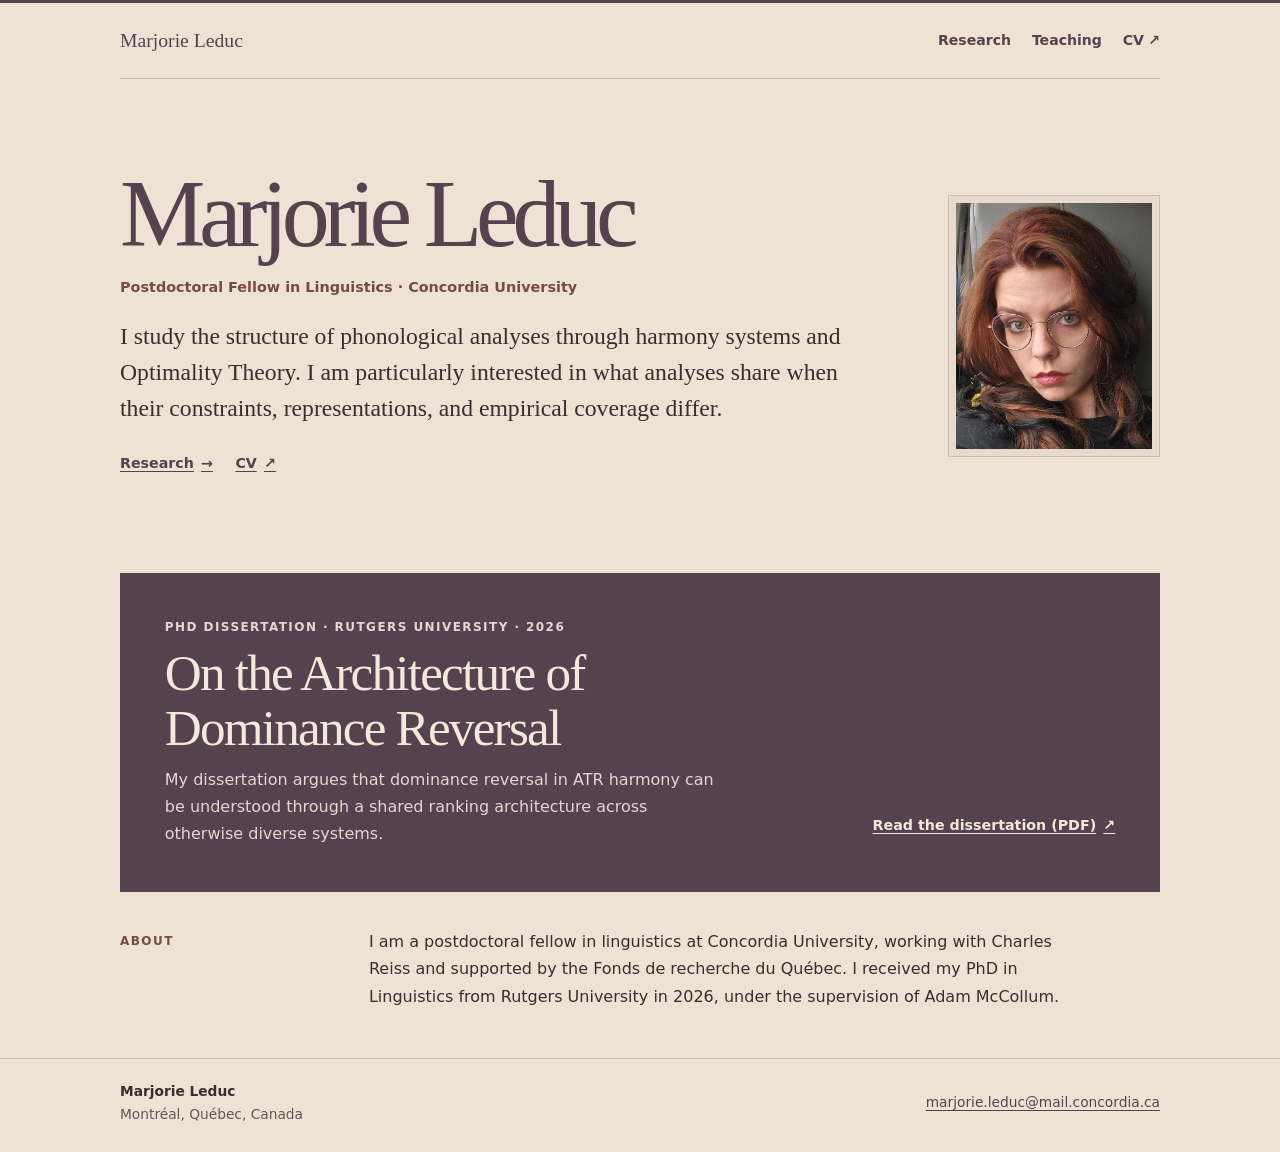
<file: index.html>
<!doctype html>
<html lang="en">
<head>
  <meta charset="utf-8">
  <meta name="viewport" content="width=device-width, initial-scale=1">
  <meta name="description" content="Marjorie Leduc is a postdoctoral fellow in linguistics at Concordia University. Her research focuses on phonological theory, vowel harmony, and Optimality Theory.">
  <meta name="theme-color" content="#eee2d5">
  <title>Marjorie Leduc | Linguistics</title>
  <link rel="icon" href="assets/monogram.svg" type="image/svg+xml">
  <link rel="stylesheet" href="assets/site.css?v=portrait">
</head>
<body>
  <a class="skip-link" href="#main">Skip to content</a>
  <header class="site-header">
    <div class="shell header-inner">
      <a class="brand" href="index.html" aria-current="page">Marjorie Leduc</a>
      <nav aria-label="Main">
        <a href="research/index.html">Research</a>
        <a href="teaching/index.html">Teaching</a>
        <a href="assets/marjorie-leduc-cv.pdf">CV <span aria-hidden="true">↗</span></a>
      </nav>
    </div>
  </header>
  <main id="main" class="shell">
    <section class="home-intro" aria-labelledby="name">
      <div class="intro-copy">
        <h1 id="name">Marjorie Leduc</h1>
        <p class="affiliation">Postdoctoral Fellow in Linguistics · Concordia University</p>
        <p class="lead">I study the structure of phonological analyses through harmony systems and Optimality Theory. I am particularly interested in what analyses share when their constraints, representations, and empirical coverage differ.</p>
        <div class="intro-actions">
          <a class="text-link" href="research/index.html">Research <span aria-hidden="true">→</span></a>
          <a class="text-link" href="assets/marjorie-leduc-cv.pdf">CV <span aria-hidden="true">↗</span></a>
        </div>
      </div>
      <figure class="portrait">
        <div class="portrait-crop">
          <img src="assets/marjorie-leduc.jpg?v=2" alt="Portrait of Marjorie Leduc" width="979" height="1306">
        </div>
      </figure>
    </section>
    <section class="feature" aria-labelledby="dissertation-title">
      <div>
        <p class="eyebrow">PhD dissertation · Rutgers University · 2026</p>
        <h2 id="dissertation-title"><a href="research/index.html#dissertation">On the Architecture of Dominance Reversal</a></h2>
        <p>My dissertation argues that dominance reversal in ATR harmony can be understood through a shared ranking architecture across otherwise diverse systems.</p>
      </div>
      <a class="text-link" href="assets/on-the-architecture-of-dominance-reversal.pdf">Read the dissertation (PDF) <span aria-hidden="true">↗</span></a>
    </section>
    <section class="content-row home-about" aria-labelledby="about-heading">
      <h2 class="eyebrow" id="about-heading">About</h2>
      <div class="row-body">
        <p>I am a postdoctoral fellow in linguistics at Concordia University, working with Charles Reiss and supported by the Fonds de recherche du Québec. I received my PhD in Linguistics from Rutgers University in 2026, under the supervision of Adam McCollum.</p>
      </div>
    </section>
  </main>
  <footer class="site-footer">
    <div class="shell footer-inner">
      <div><strong>Marjorie Leduc</strong><br>Montréal, Québec, Canada</div>
      <a href="mailto:marjorie.leduc@mail.concordia.ca">marjorie.leduc@mail.concordia.ca</a>
    </div>
  </footer>
</body>
</html>
</file>
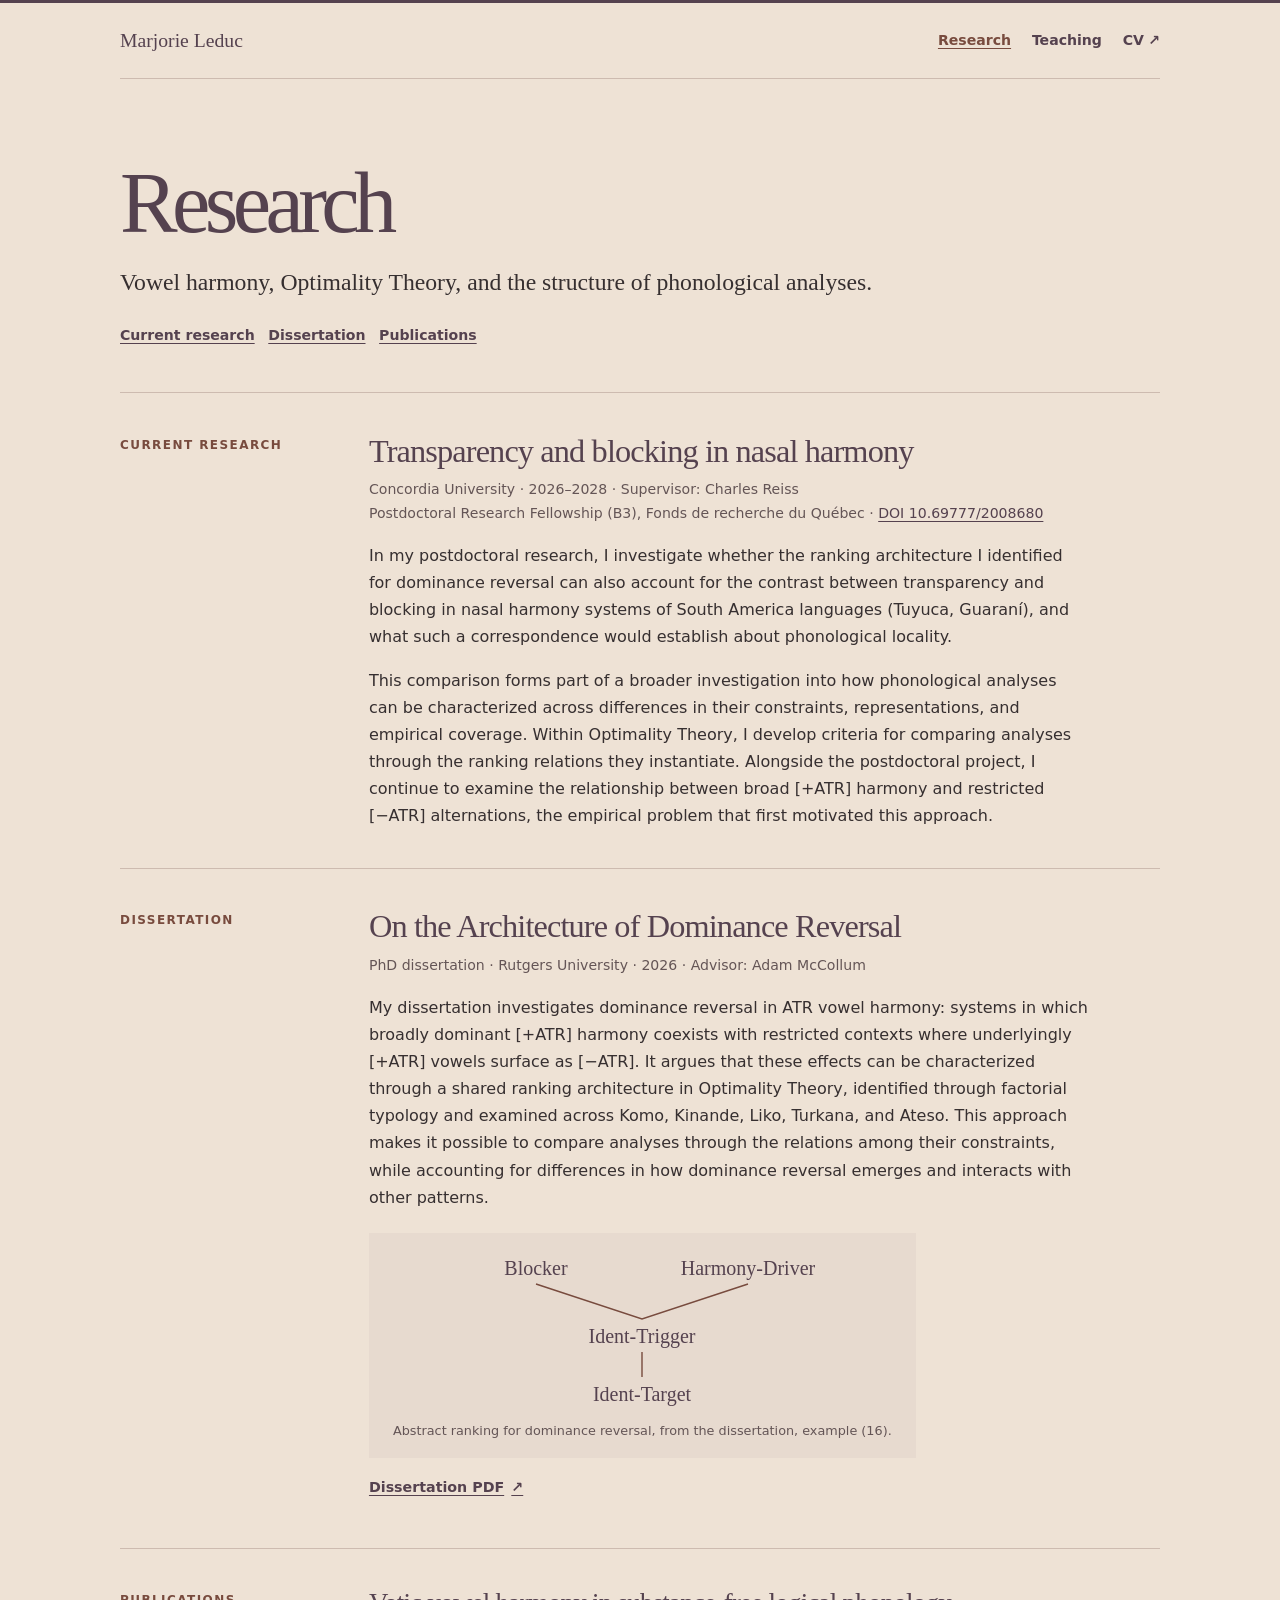
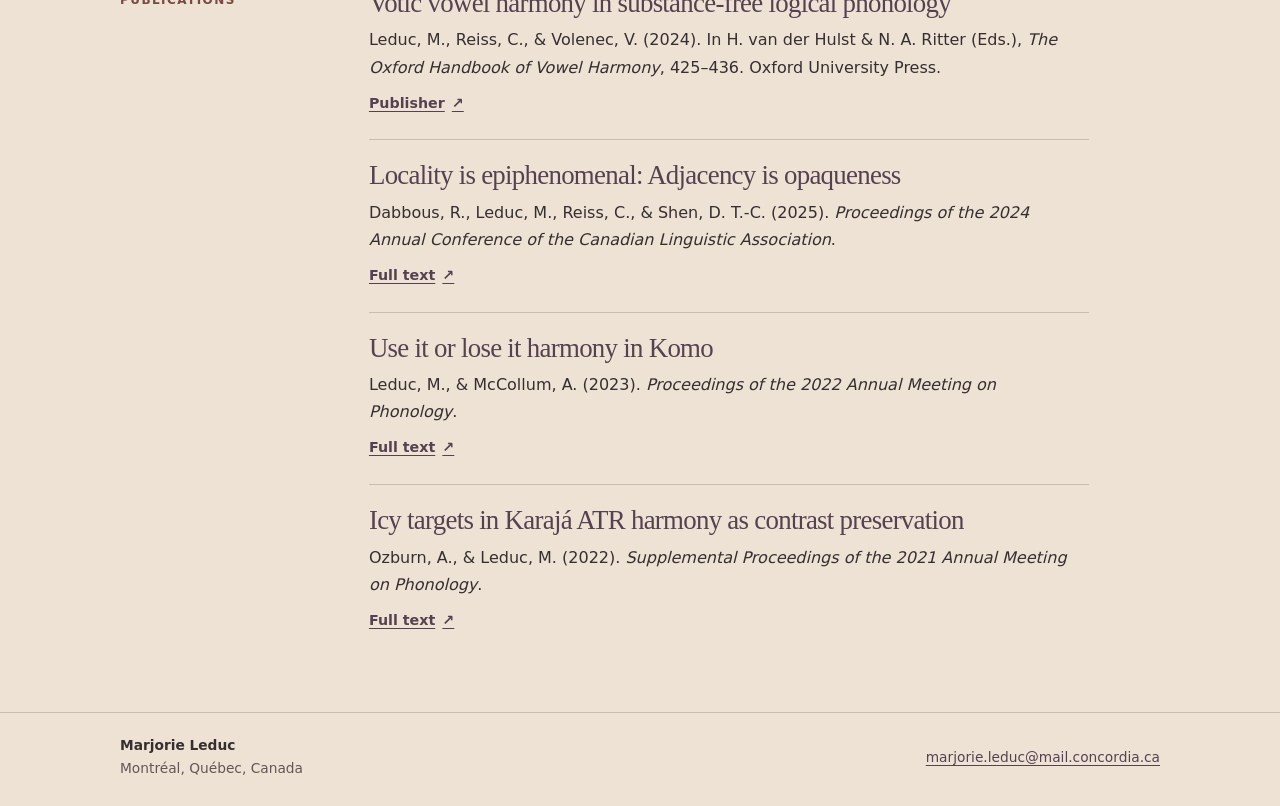
<file: research/index.html>
<!doctype html>
<html lang="en">
<head>
  <meta charset="utf-8">
  <meta name="viewport" content="width=device-width, initial-scale=1">
  <meta name="description" content="Marjorie Leduc’s dissertation, current research, and publications in phonology and vowel harmony.">
  <meta name="theme-color" content="#eee2d5">
  <title>Research | Marjorie Leduc</title>
  <link rel="icon" href="../assets/monogram.svg" type="image/svg+xml">
  <link rel="stylesheet" href="../assets/site.css">
</head>
<body>
  <a class="skip-link" href="#main">Skip to content</a>
  <header class="site-header">
    <div class="shell header-inner">
      <a class="brand" href="../index.html">Marjorie Leduc</a>
      <nav aria-label="Main">
        <a href="index.html" aria-current="page">Research</a>
        <a href="../teaching/index.html">Teaching</a>
        <a href="../assets/marjorie-leduc-cv.pdf">CV <span aria-hidden="true">↗</span></a>
      </nav>
    </div>
  </header>
  <main id="main" class="shell subpage">
    <header class="page-intro">
      <h1>Research</h1>
      <p class="lead">Vowel harmony, Optimality Theory, and the structure of phonological analyses.</p>
      <nav class="page-links" aria-label="On this page">
        <a href="#current-research">Current research</a>
        <a href="#dissertation">Dissertation</a>
        <a href="#publications">Publications</a>
      </nav>
    </header>
    <section class="content-row" id="current-research" aria-labelledby="current-heading">
      <h2 id="current-heading" class="eyebrow">Current research</h2>
      <div class="row-body">
        <h3>Transparency and blocking in nasal harmony</h3>
        <p class="meta">Concordia University · 2026–2028 · Supervisor: Charles Reiss<br>
          Postdoctoral Research Fellowship (B3), Fonds de recherche du Québec · <a href="https://doi.org/10.69777/2008680">DOI 10.69777/2008680</a></p>
        <p>In my postdoctoral research, I investigate whether the ranking architecture I identified for dominance reversal can also account for the contrast between transparency and blocking in nasal harmony systems of South America languages (Tuyuca, Guaraní), and what such a correspondence would establish about phonological locality. </p>
        <p>This comparison forms part of a broader investigation into how phonological analyses can be characterized across differences in their constraints, representations, and empirical coverage. Within Optimality Theory, I develop criteria for comparing analyses through the ranking relations they instantiate. Alongside the postdoctoral project, I continue to examine the relationship between broad [+ATR] harmony and restricted [−ATR] alternations, the empirical problem that first motivated this approach.</p>
      </div>
    </section>
    <section class="content-row" id="dissertation" aria-labelledby="dissertation-heading">
      <h2 id="dissertation-heading" class="eyebrow">Dissertation</h2>
      <div class="row-body">
        <h3>On the Architecture of Dominance Reversal</h3>
        <p class="meta">PhD dissertation · Rutgers University · 2026 · Advisor: Adam McCollum</p>
        <p>My dissertation investigates dominance reversal in ATR vowel harmony: systems in which broadly dominant [+ATR] harmony coexists with restricted contexts where underlyingly [+ATR] vowels surface as [−ATR]. It argues that these effects can be characterized through a shared ranking architecture in Optimality Theory, identified through factorial typology and examined across Komo, Kinande, Liko, Turkana, and Ateso. This approach makes it possible to compare analyses through the relations among their constraints, while accounting for differences in how dominance reversal emerges and interacts with other patterns.</p>
        <figure class="ranking">
          <img src="../assets/dominance-reversal-ranking.svg" alt="Blocker and Harmony-Driver each outrank Ident-Trigger, which outranks Ident-Target." width="400" height="162" loading="lazy">
          <figcaption>Abstract ranking for dominance reversal, from the dissertation, example (16).</figcaption>
        </figure>
        <a class="text-link" href="../assets/on-the-architecture-of-dominance-reversal.pdf">Dissertation PDF <span aria-hidden="true">↗</span></a>
      </div>
    </section>
    <section class="content-row" id="publications" aria-labelledby="publications-heading">
      <h2 id="publications-heading" class="eyebrow">Publications</h2>
      <ul class="row-body entries">
        <li>
          <h3>Votic vowel harmony in substance-free logical phonology</h3>
          <p>Leduc, M., Reiss, C., &amp; Volenec, V. (2024). In H. van der Hulst &amp; N. A. Ritter (Eds.), <cite>The Oxford Handbook of Vowel Harmony</cite>, 425–436. Oxford University Press.</p>
          <a class="text-link" href="https://doi.org/10.1093/oxfordhb/9780198826804.013.33" aria-label="Publisher page for Votic vowel harmony in substance-free logical phonology">Publisher <span aria-hidden="true">↗</span></a>
        </li>
        <li>
          <h3>Locality is epiphenomenal: Adjacency is opaqueness</h3>
          <p>Dabbous, R., Leduc, M., Reiss, C., &amp; Shen, D. T.-C. (2025). <cite>Proceedings of the 2024 Annual Conference of the Canadian Linguistic Association</cite>.</p>
          <a class="text-link" href="https://cla-acl.ca/pdfs/actes-2024/Dabbous-etal-CLA-2024.pdf" aria-label="Full text of Locality is epiphenomenal: Adjacency is opaqueness">Full text <span aria-hidden="true">↗</span></a>
        </li>
        <li>
          <h3>Use it or lose it harmony in Komo</h3>
          <p>Leduc, M., &amp; McCollum, A. (2023). <cite>Proceedings of the 2022 Annual Meeting on Phonology</cite>.</p>
          <a class="text-link" href="https://doi.org/10.3765/amp.v10i0.5461" aria-label="Full text of Use it or lose it harmony in Komo">Full text <span aria-hidden="true">↗</span></a>
        </li>
        <li>
          <h3>Icy targets in Karajá ATR harmony as contrast preservation</h3>
          <p>Ozburn, A., &amp; Leduc, M. (2022). <cite>Supplemental Proceedings of the 2021 Annual Meeting on Phonology</cite>.</p>
          <a class="text-link" href="https://doi.org/10.3765/amp.v9i0.5190" aria-label="Full text of Icy targets in Karajá ATR harmony as contrast preservation">Full text <span aria-hidden="true">↗</span></a>
        </li>
      </ul>
    </section>
  </main>
  <footer class="site-footer">
    <div class="shell footer-inner">
      <div><strong>Marjorie Leduc</strong><br>Montréal, Québec, Canada</div>
      <a href="mailto:marjorie.leduc@mail.concordia.ca">marjorie.leduc@mail.concordia.ca</a>
    </div>
  </footer>
</body>
</html>
</file>
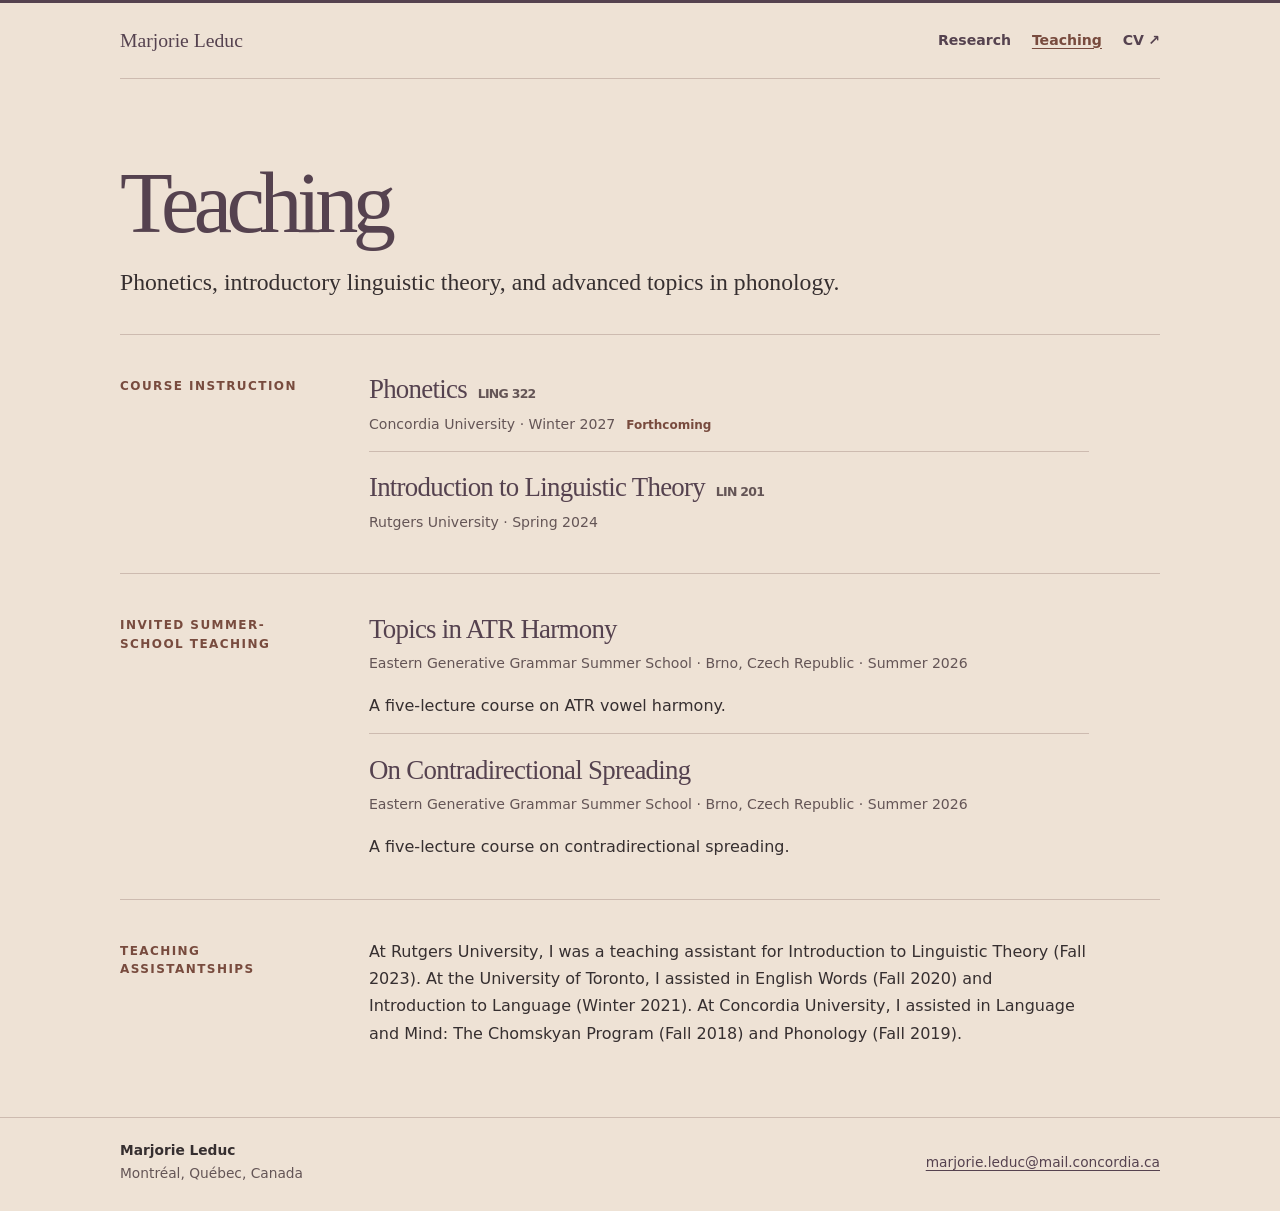
<file: teaching/index.html>
<!doctype html>
<html lang="en">
<head>
  <meta charset="utf-8">
  <meta name="viewport" content="width=device-width, initial-scale=1">
  <meta name="description" content="Marjorie Leduc’s teaching in phonetics, linguistic theory, and phonology.">
  <meta name="theme-color" content="#eee2d5">
  <title>Teaching | Marjorie Leduc</title>
  <link rel="icon" href="../assets/monogram.svg" type="image/svg+xml">
  <link rel="stylesheet" href="../assets/site.css">
</head>
<body>
  <a class="skip-link" href="#main">Skip to content</a>
  <header class="site-header">
    <div class="shell header-inner">
      <a class="brand" href="../index.html">Marjorie Leduc</a>
      <nav aria-label="Main">
        <a href="../research/index.html">Research</a>
        <a href="index.html" aria-current="page">Teaching</a>
        <a href="../assets/marjorie-leduc-cv.pdf">CV <span aria-hidden="true">↗</span></a>
      </nav>
    </div>
  </header>
  <main id="main" class="shell subpage">
    <header class="page-intro">
      <h1>Teaching</h1>
      <p class="lead">Phonetics, introductory linguistic theory, and advanced topics in phonology.</p>
    </header>
    <section class="content-row" aria-labelledby="instruction-heading">
      <h2 id="instruction-heading" class="eyebrow">Course instruction</h2>
      <ul class="row-body entries">
        <li>
          <h3>Phonetics <span class="course-code">LING 322</span></h3>
          <p class="meta">Concordia University · Winter 2027 <span class="course-status">Forthcoming</span></p>
        </li>
        <li>
          <h3>Introduction to Linguistic Theory <span class="course-code">LIN 201</span></h3>
          <p class="meta">Rutgers University · Spring 2024</p>
        </li>
      </ul>
    </section>
    <section class="content-row" aria-labelledby="summer-heading">
      <h2 id="summer-heading" class="eyebrow">Invited summer-school teaching</h2>
      <ul class="row-body entries">
        <li>
          <h3>Topics in ATR Harmony</h3>
          <p class="meta">Eastern Generative Grammar Summer School · Brno, Czech Republic · Summer 2026</p>
          <p>A five-lecture course on ATR vowel harmony.</p>
        </li>
        <li>
          <h3>On Contradirectional Spreading</h3>
          <p class="meta">Eastern Generative Grammar Summer School · Brno, Czech Republic · Summer 2026</p>
          <p>A five-lecture course on contradirectional spreading.</p>
        </li>
      </ul>
    </section>
    <section class="content-row" aria-labelledby="assistantships-heading">
      <h2 id="assistantships-heading" class="eyebrow">Teaching assistantships</h2>
      <div class="row-body">
        <p>At Rutgers University, I was a teaching assistant for Introduction to Linguistic Theory (Fall 2023). At the University of Toronto, I assisted in English Words (Fall 2020) and Introduction to Language (Winter 2021). At Concordia University, I assisted in Language and Mind: The Chomskyan Program (Fall 2018) and Phonology (Fall 2019).</p>
      </div>
    </section>
  </main>
  <footer class="site-footer">
    <div class="shell footer-inner">
      <div><strong>Marjorie Leduc</strong><br>Montréal, Québec, Canada</div>
      <a href="mailto:marjorie.leduc@mail.concordia.ca">marjorie.leduc@mail.concordia.ca</a>
    </div>
  </footer>
</body>
</html>
</file>
<file: assets/site.css>
:root {
  color-scheme: light;
  --paper: #eee2d5;
  --ink: #362f30;
  --muted: #645556;
  --plum: #55424f;
  --copper: #784b3e;
  --rule: #cdbbb0;
  --wash: #e7dacf;
  --on-plum: #f3e8dc;
  --on-plum-muted: #e5d5d3;
  --serif: Georgia, 'Times New Roman', serif;
  --sans: system-ui, -apple-system, BlinkMacSystemFont, 'Segoe UI', sans-serif;
}

* { box-sizing: border-box; }

body {
  margin: 0;
  color: var(--ink);
  background: var(--paper);
  font: 1rem/1.7 var(--sans);
}

h1, h2, h3, p, figure { margin: 0; }
p + p { margin-top: 1rem; }

a { color: var(--plum); text-underline-offset: 0.24em; }
a:hover { color: var(--copper); }
a:focus-visible { outline: 2px solid currentColor; outline-offset: 4px; }

.shell {
  width: min(100% - clamp(2rem, 10vw, 8rem), 65rem);
  margin-inline: auto;
}

.skip-link {
  position: absolute;
  z-index: 1;
  top: 0.75rem;
  left: 0.75rem;
  padding: 0.55rem 0.85rem;
  background: var(--paper);
  transform: translateY(-200%);
}
.skip-link:focus { transform: none; }

.site-header { border-top: 0.2rem solid var(--plum); }
.header-inner, .footer-inner {
  display: flex;
  align-items: center;
  justify-content: space-between;
  flex-wrap: wrap;
  column-gap: 1.5rem;
  row-gap: 0.4rem;
}
.header-inner {
  min-height: 4.75rem;
  padding-block: 0.45rem;
  border-bottom: 1px solid var(--rule);
}
.brand {
  font: 400 1.23rem/1.3 var(--serif);
  text-decoration: none;
}
.header-inner nav { display: flex; flex-wrap: wrap; gap: 0 0.3rem; }
.header-inner nav a, .page-links a {
  display: inline-flex;
  align-items: center;
  gap: 0.3em;
  min-height: 2.75rem;
  padding-inline: 0.5rem;
  font-size: 0.88rem;
  font-weight: 550;
  text-decoration: none;
}
.header-inner nav a:last-child { padding-right: 0; }
.header-inner nav a:hover, .header-inner nav a[aria-current], .page-links a:hover {
  color: var(--copper);
  text-decoration: underline;
}

.home-intro {
  display: grid;
  grid-template-columns: minmax(0, 1fr) clamp(10rem, 21vw, 13.25rem);
  align-items: center;
  gap: clamp(1.75rem, 7vw, 5rem);
  padding-block: clamp(2.7rem, 7vw, 5.5rem);
}
h1 {
  color: var(--plum);
  font: 400 clamp(3rem, 7.9vw, 6rem)/0.98 var(--serif);
  letter-spacing: -0.065em;
  text-wrap: balance;
}
.affiliation {
  margin-top: 0.9rem;
  color: var(--copper);
  font-size: 0.9rem;
  font-weight: 600;
}
.lead {
  max-width: 34em;
  margin-top: 1.15rem;
  font: 400 clamp(1.14rem, 2.25vw, 1.48rem)/1.52 var(--serif);
}
.intro-actions { display: flex; flex-wrap: wrap; column-gap: 1.4rem; margin-top: 0.9rem; }

.text-link {
  display: inline-flex;
  align-items: center;
  gap: 0.5em;
  min-height: 2.75rem;
  font-size: 0.89rem;
  font-weight: 650;
}

.portrait {
  padding: 0.43rem;
  border: 1px solid var(--rule);
  background: var(--wash);
}
.portrait-crop {
  aspect-ratio: 160 / 201;
  overflow: hidden;
}
.portrait-crop img { display: block; width: 146%; height: auto; }

.eyebrow {
  color: var(--copper);
  font: 650 0.75rem/1.55 var(--sans);
  letter-spacing: 0.12em;
  text-transform: uppercase;
}
.feature {
  display: grid;
  grid-template-columns: minmax(0, 1fr) auto;
  align-items: end;
  gap: 0.45rem 2rem;
  padding: clamp(1.45rem, 4vw, 2.8rem);
  background: var(--plum);
  color: var(--on-plum);
}
.feature .eyebrow, .feature h2 + p { color: var(--on-plum-muted); }
.feature h2 {
  max-width: 23ch;
  margin-block: 0.55rem 0.65rem;
  font: 400 clamp(1.85rem, 4.1vw, 3.2rem)/1.08 var(--serif);
  letter-spacing: -0.035em;
  text-wrap: balance;
}
.feature h2 + p { max-width: 55ch; }
.feature a { color: var(--on-plum); }
.feature h2 a { text-decoration: none; }
.feature h2 a:hover { text-decoration: underline; }

.subpage { padding-bottom: 2rem; }
.page-intro { padding-block: clamp(2.75rem, 7vw, 5.1rem) 2.15rem; }
.page-intro h1 { font-size: clamp(3rem, 7.4vw, 5.4rem); text-wrap: wrap; }
.page-links { display: flex; flex-wrap: wrap; column-gap: 0.85rem; margin-top: 0.9rem; }
.page-links a { padding-inline: 0; text-decoration: underline; }

.content-row {
  display: grid;
  grid-template-columns: minmax(9rem, 0.25fr) minmax(0, 1fr);
  gap: 0.7rem clamp(1.2rem, 4vw, 3.5rem);
  padding-block: clamp(1.45rem, 3.5vw, 2.4rem);
  border-top: 1px solid var(--rule);
  scroll-margin-top: 1rem;
}
.content-row > .eyebrow { padding-top: 0.24rem; }
.home-about { border-top: 0; padding-block: 2.25rem 3rem; }
.row-body { max-width: 45rem; }
.row-body h3 {
  color: var(--plum);
  font: 400 clamp(1.42rem, 3vw, 2.02rem)/1.23 var(--serif);
  letter-spacing: -0.027em;
  text-wrap: pretty;
}
.row-body h3 + p { margin-top: 0.4rem; }
.row-body .meta { color: var(--muted); font-size: 0.88rem; }
.row-body > .text-link { margin-top: 0.45rem; }
.entries { list-style: none; padding: 0; margin: 0; }
.entries li + li { margin-top: 0.9rem; padding-top: 1.2rem; border-top: 1px solid var(--rule); }
.entries li h3 { font-size: clamp(1.3rem, 2.65vw, 1.68rem); }
.course-code {
  display: inline-block;
  margin-left: 0.3rem;
  color: var(--muted);
  font: 650 0.78rem/1.5 var(--sans);
  white-space: nowrap;
}
.course-status {
  display: inline-block;
  margin-left: 0.4rem;
  color: var(--copper);
  font-size: 0.75rem;
  font-weight: 650;
}

.ranking {
  width: fit-content;
  max-width: 100%;
  margin-top: 1.4rem;
  padding: 1rem clamp(0.7rem, 3vw, 1.5rem);
  background: var(--wash);
}
.ranking img {
  display: block;
  width: min(100%, 25rem);
  height: auto;
  margin-inline: auto;
}
.ranking figcaption {
  margin-top: 0.55rem;
  color: var(--muted);
  font-size: 0.8rem;
}

.site-footer { border-top: 1px solid var(--rule); color: var(--muted); }
.footer-inner { padding-block: 1.3rem 1.6rem; font-size: 0.86rem; }
.footer-inner strong { color: var(--ink); }
.footer-inner a { overflow-wrap: anywhere; }

@media (max-width: 50rem) {
  .feature { grid-template-columns: 1fr; }
  .feature > .text-link { justify-self: start; }
}

@media (max-width: 44rem) {
  .home-intro { gap: 1.5rem; }
  .home-intro h1 { text-wrap: wrap; }
  .content-row { grid-template-columns: 1fr; }
}

@media (max-width: 33rem) {
  .home-intro { grid-template-columns: 1fr; }
  .portrait { width: min(46%, 9rem); }
}
</file>
